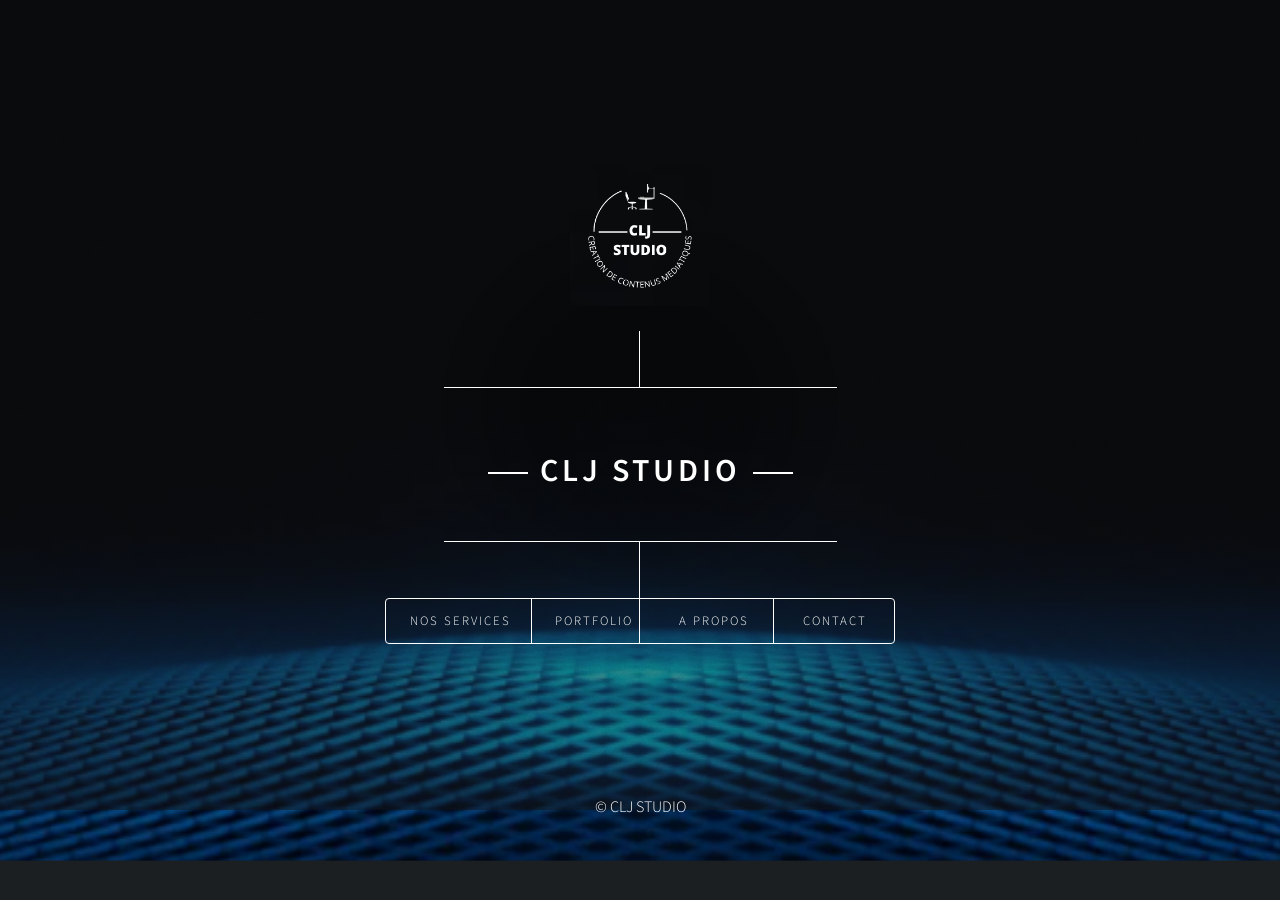
<file: index.html>
<!DOCTYPE HTML>
<html>
<head>
    <title>CLJ STUDIO</title>
    <meta charset="utf-8" />
    <meta name="viewport" content="width=device-width, initial-scale=1, user-scalable=no" />
    <link rel="stylesheet" href="assets/css/main.css" />
    <noscript><link rel="stylesheet" href="assets/css/noscript.css" /></noscript>
    <!-- STYLE BONUS DIRECT -->
    <style>
        /* === HEADER LOGO (SANS CERCLE) - TAILLE AUGMENTÉE === */
        .logo {
            display: flex;
            justify-content: center;
            align-items: center;
            margin-bottom: 25px;
        }

        .logo-circle {
            width: 140px;
            height: 140px;
            display: flex;
            justify-content: center;
            align-items: center;
        }

        .logo-circle img {
            width: 100%;
            height: 100%;
            object-fit: contain;
        }

        /* TITRE STYLE STUDIO */
        #header h1 {
            margin-top: 15px;
            font-size: 2rem;
            letter-spacing: 4px;
            text-transform: uppercase;
        }

        #header h1::before,
        #header h1::after {
            content: "";
            display: inline-block;
            width: 40px;
            height: 2px;
            background: white;
            margin: 0 12px;
            vertical-align: middle;
        }

        /* STYLE POUR LA PAGE NOS SERVICES */
        .services-container {
            display: flex;
            flex-wrap: wrap;
            gap: 2rem;
            justify-content: center;
            margin: 2rem 0;
        }

        .service-card {
            background: rgba(255, 255, 255, 0.08);
            border-radius: 12px;
            padding: 2rem 1.5rem;
            text-align: center;
            flex: 1;
            min-width: 250px;
            transition: transform 0.3s ease, background 0.3s ease;
            border: 1px solid rgba(255, 255, 255, 0.1);
        }

        .service-card:hover {
            transform: translateY(-5px);
            background: rgba(255, 255, 255, 0.12);
            border-color: rgba(255, 255, 255, 0.3);
        }

        .service-icon {
            font-size: 3rem;
            margin-bottom: 1rem;
            display: inline-block;
        }

        .service-card h3 {
            font-size: 1.3rem;
            margin-bottom: 1rem;
            letter-spacing: 1px;
        }

        .service-card p {
            font-size: 0.9rem;
            line-height: 1.6;
            margin-bottom: 1.5rem;
            opacity: 0.9;
        }

        .service-features {
            list-style: none;
            padding: 0;
            margin: 1rem 0 0 0;
            text-align: center;
        }

        .service-features li {
            font-size: 0.8rem;
            padding: 0.3rem 0;
            opacity: 0.8;
            border-bottom: 1px solid rgba(255, 255, 255, 0.1);
        }

        .service-features li:last-child {
            border-bottom: none;
        }

        .services-intro {
            text-align: center;
            margin-bottom: 2rem;
            font-size: 1rem;
            opacity: 0.85;
        }

        .cta-service {
            text-align: center;
            margin-top: 2rem;
        }

        /* Style pour l'offre globale (info box) */
        .global-offer {
            background: linear-gradient(135deg, rgba(255,255,255,0.1) 0%, rgba(255,255,255,0.05) 100%);
            border: 1px solid rgba(255, 255, 255, 0.2);
            border-radius: 16px;
            padding: 2rem;
            margin: 2rem 0;
            text-align: center;
            position: relative;
            overflow: hidden;
        }

        .global-offer::before {
            content: "⭐";
            position: absolute;
            top: 10px;
            left: 20px;
            font-size: 3rem;
            opacity: 0.15;
        }

        .global-offer::after {
            content: "⭐";
            position: absolute;
            bottom: 10px;
            right: 20px;
            font-size: 3rem;
            opacity: 0.15;
        }

        .global-offer h3 {
            font-size: 1.4rem;
            margin-bottom: 1rem;
            color: #fff;
        }

        .global-offer .offer-icon {
            font-size: 2.5rem;
            margin-bottom: 1rem;
        }

        .global-offer p {
            font-size: 1rem;
            line-height: 1.6;
            max-width: 600px;
            margin: 0 auto 1rem auto;
        }

        .offer-badge {
            display: inline-block;
            background: rgba(255, 255, 255, 0.15);
            border-radius: 50px;
            padding: 0.5rem 1rem;
            margin-top: 1rem;
            font-size: 0.8rem;
            letter-spacing: 1px;
        }

        .offer-services-list {
            display: flex;
            flex-wrap: wrap;
            justify-content: center;
            gap: 1rem;
            margin-top: 1rem;
        }

        .offer-services-list span {
            background: rgba(255, 255, 255, 0.1);
            border-radius: 50px;
            padding: 0.3rem 1rem;
            font-size: 0.8rem;
        }

        /* Style pour la liste déroulante */
        select {
            background-color: rgba(255, 255, 255, 0.1);
            border: 1px solid #ffffff;
            border-radius: 4px;
            color: #ffffff;
            padding: 0.75rem 1rem;
            width: 100%;
            font-family: "Source Sans Pro", sans-serif;
            font-size: 0.9rem;
            cursor: pointer;
            appearance: none;
            background-image: url("data:image/svg+xml;charset=utf8,%3Csvg xmlns='http://www.w3.org/2000/svg' width='16' height='16' viewBox='0 0 24 24' fill='none' stroke='white' stroke-width='2' stroke-linecap='round' stroke-linejoin='round'%3E%3Cpolyline points='6 9 12 15 18 9'%3E%3C/polyline%3E%3C/svg%3E");
            background-repeat: no-repeat;
            background-position: right 1rem center;
            background-size: 1rem;
        }

        select option {
            background-color: #1b1f22;
            color: #ffffff;
        }

        select:focus {
            outline: none;
            border-color: #ffffff;
            box-shadow: 0 0 0 1px #ffffff;
        }

        /* Style section À propos - réseaux sociaux */
        .social-links-section {
            margin: 2rem 0 1rem 0;
            padding: 1.5rem;
            background: rgba(255, 255, 255, 0.05);
            border-radius: 12px;
            text-align: center;
            border: 1px solid rgba(255, 255, 255, 0.1);
        }

        .social-links-section h3 {
            font-size: 1.2rem;
            margin-bottom: 1rem;
            display: flex;
            align-items: center;
            justify-content: center;
            gap: 0.5rem;
        }

        .social-links-section h3::before {
            content: "🔗";
            font-size: 1.2rem;
        }

        .social-buttons {
            display: flex;
            justify-content: center;
            gap: 1rem;
            flex-wrap: wrap;
        }

        .social-btn {
            display: inline-flex;
            align-items: center;
            gap: 0.5rem;
            background: rgba(255, 255, 255, 0.1);
            padding: 0.7rem 1.5rem;
            border-radius: 40px;
            color: white;
            text-decoration: none;
            font-size: 0.9rem;
            transition: all 0.3s ease;
            border: 1px solid rgba(255, 255, 255, 0.2);
        }

        .social-btn:hover {
            background: rgba(255, 255, 255, 0.2);
            transform: translateY(-2px);
            border-color: rgba(255, 255, 255, 0.5);
        }

        .social-btn-icon {
            font-size: 1.1rem;
        }

        /* STYLE PORTFOLIO */
        .portfolio-grid {
            display: flex;
            flex-direction: column;
            gap: 2.5rem;
            margin: 2rem 0;
        }

        .portfolio-item {
            background: rgba(255, 255, 255, 0.05);
            border-radius: 16px;
            padding: 1.8rem;
            transition: transform 0.3s ease, background 0.3s ease;
            border: 1px solid rgba(255, 255, 255, 0.1);
        }

        .portfolio-item:hover {
            transform: translateX(5px);
            background: rgba(255, 255, 255, 0.08);
            border-color: rgba(255, 255, 255, 0.25);
        }

        .portfolio-header {
            display: flex;
            align-items: center;
            gap: 1.5rem;
            margin-bottom: 1.5rem;
            flex-wrap: wrap;
        }

        .client-logo {
            width: 80px;
            height: 80px;
            background: rgba(255, 255, 255, 0.1);
            border-radius: 50%;
            display: flex;
            align-items: center;
            justify-content: center;
            font-size: 2.5rem;
            border: 1px solid rgba(255, 255, 255, 0.2);
            overflow: hidden;
        }

        .client-logo img {
            width: 100%;
            height: 100%;
            object-fit: cover;
        }

        .client-info {
            flex: 1;
        }

        .client-name {
            font-size: 1.5rem;
            margin-bottom: 0.3rem;
            letter-spacing: 1px;
        }

        .prestation-badge {
            display: inline-block;
            padding: 0.3rem 1rem;
            background: rgba(255, 255, 255, 0.15);
            border-radius: 50px;
            font-size: 0.8rem;
            margin-top: 0.5rem;
        }

        .project-details {
            display: flex;
            gap: 1.5rem;
            margin-bottom: 1.2rem;
            padding-bottom: 1rem;
            border-bottom: 1px solid rgba(255, 255, 255, 0.1);
            flex-wrap: wrap;
        }

        .detail-item {
            display: flex;
            align-items: center;
            gap: 0.5rem;
            font-size: 0.9rem;
            opacity: 0.85;
        }

        .detail-icon {
            font-size: 1.1rem;
        }

        .client-testimonial {
            background: rgba(255, 255, 255, 0.03);
            padding: 1rem 1.2rem;
            border-radius: 12px;
            font-style: italic;
            position: relative;
            margin-top: 0.5rem;
        }

        .client-testimonial::before {
            content: "“";
            font-size: 2rem;
            opacity: 0.3;
            position: absolute;
            top: 0px;
            left: 10px;
        }

        .testimonial-text {
            margin: 0;
            font-size: 0.9rem;
            line-height: 1.5;
            padding-left: 1rem;
        }

        .client-signature {
            font-size: 0.8rem;
            opacity: 0.7;
            margin-top: 0.5rem;
            text-align: right;
        }

        .client-links {
            margin-top: 1rem;
            display: flex;
            gap: 1rem;
            flex-wrap: wrap;
        }

        .client-link-btn {
            display: inline-flex;
            align-items: center;
            gap: 0.5rem;
            background: rgba(255, 255, 255, 0.08);
            padding: 0.4rem 1rem;
            border-radius: 30px;
            color: white;
            text-decoration: none;
            font-size: 0.8rem;
            transition: all 0.3s ease;
            border: 1px solid rgba(255, 255, 255, 0.15);
        }

        .client-link-btn:hover {
            background: rgba(255, 255, 255, 0.18);
            transform: translateY(-2px);
        }

        /* Message de confirmation */
        .form-success {
            display: none;
            background: rgba(76, 175, 80, 0.2);
            border: 1px solid #4caf50;
            border-radius: 8px;
            padding: 1rem;
            margin-top: 1rem;
            text-align: center;
            color: #4caf50;
        }

        .form-success.show {
            display: block;
        }

        /* ============================================= */
        /* VERSION MOBILE - LOGO ENCORE PLUS GRAND */
        /* ============================================= */
        @media screen and (max-width: 736px) {
            .logo-circle {
                width: 120px;
                height: 120px;
            }
            
            #header h1 {
                font-size: 1.2rem;
                letter-spacing: 2px;
            }
            
            #header h1::before,
            #header h1::after {
                width: 15px;
                height: 1px;
                margin: 0 5px;
            }

            #header nav ul {
                display: flex;
                flex-wrap: wrap;
                justify-content: center;
                gap: 0.3rem;
                padding: 0;
                margin: 10px 0 0 0;
            }

            #header nav ul li {
                display: inline-block;
                margin: 0;
            }

            #header nav ul li a {
                display: inline-block;
                padding: 0.4rem 0.6rem;
                font-size: 0.65rem;
                letter-spacing: 0.5px;
                white-space: nowrap;
            }

            .service-card {
                min-width: 100%;
                padding: 1.2rem;
            }

            .service-card h3 {
                font-size: 1.1rem;
            }

            .service-card p {
                font-size: 0.8rem;
            }

            .service-features li {
                font-size: 0.7rem;
            }

            .global-offer {
                padding: 1rem;
            }

            .global-offer h3 {
                font-size: 1rem;
            }

            .global-offer p {
                font-size: 0.8rem;
            }

            .offer-services-list span {
                font-size: 0.7rem;
                padding: 0.2rem 0.6rem;
            }

            .social-btn {
                padding: 0.4rem 0.8rem;
                font-size: 0.7rem;
            }

            .portfolio-header {
                flex-direction: column;
                text-align: center;
                gap: 0.8rem;
            }

            .client-logo {
                width: 60px;
                height: 60px;
            }

            .client-name {
                font-size: 1.1rem;
            }

            .prestation-badge {
                font-size: 0.65rem;
                padding: 0.2rem 0.6rem;
                white-space: normal;
                word-break: break-word;
                max-width: 100%;
            }

            .project-details {
                justify-content: center;
                gap: 0.8rem;
            }

            .detail-item {
                font-size: 0.75rem;
            }

            .client-testimonial {
                word-wrap: break-word;
                overflow-wrap: break-word;
                padding: 0.8rem;
            }

            .testimonial-text {
                font-size: 0.75rem;
                padding-left: 0.5rem;
            }

            .client-signature {
                font-size: 0.65rem;
            }

            .client-link-btn {
                font-size: 0.7rem;
                padding: 0.3rem 0.8rem;
            }

            .field {
                margin-bottom: 0.8rem;
            }

            select, input, textarea {
                font-size: 0.8rem !important;
                padding: 0.5rem 0.8rem !important;
            }

            .actions {
                display: flex;
                flex-direction: column;
                gap: 0.5rem;
            }

            .actions li {
                width: 100%;
            }

            .actions input {
                width: 100%;
                text-align: center;
                font-size: 0.8rem;
            }

            #footer p {
                font-size: 0.7rem;
            }
        }

        @media screen and (max-width: 480px) {
            .logo-circle {
                width: 110px;
                height: 110px;
            }

            #header nav ul {
                gap: 0.2rem;
            }
            
            #header nav ul li a {
                padding: 0.3rem 0.5rem;
                font-size: 0.6rem;
            }
        }

        #header nav ul li a {
            letter-spacing: 2px;
            text-transform: uppercase;
        }
    </style>
</head>

<body class="is-preload">

<div id="wrapper">

    <header id="header">

        <div class="logo">
           <div class="logo-circle">
                <img src="images/logo.png" alt="CLJ STUDIO logo">
           </div>
       </div>

        <div class="content">
            <div class="inner">
                <h1>CLJ STUDIO</h1>
            </div>
        </div>

        <nav>
            <ul>
                <li><a href="#NosServices">Nos Services</a></li>
                <li><a href="#Portfolio">Portfolio</a></li>
                <li><a href="#Apropos">A propos</a></li>
                <li><a href="#contact">Contact</a></li>
            </ul>
        </nav>

    </header>

    <div id="main">

        <article id="NosServices">
            <h2 class="major">Nos Services</h2>
            
            <div class="services-intro">
                <p>Des prestations créatives pour donner vie à vos projets et développer votre présence en ligne</p>
            </div>

            <div class="global-offer">
                <div class="offer-icon">🎯</div>
                <h3>Offre Globale Clé en Main</h3>
                <p>Vous avez un projet complet ?<br>Nous pouvons fournir <strong>les trois services simultanément</strong> pour une stratégie 360° cohérente et performante.</p>
                <div class="offer-services-list">
                    <span>🎬 Montage Vidéo</span>
                    <span>🎨 Graphisme</span>
                    <span>📱 Community Management</span>
                </div>
                <div class="offer-badge">
                    📦 Devis personnalisé sur demande
                </div>
            </div>

            <div class="services-container">
                
                <div class="service-card">
                    <div class="service-icon">🎬</div>
                    <h3>Montage Vidéo</h3>
                    <p>Donnez vie à vos images avec un montage professionnel et créatif qui raconte votre histoire.</p>
                    <ul class="service-features">
                        <li>Montage sur mesure (capsules, interviews, événements)</li>
                        <li>Étalonnage et colorimétrie</li>
                        <li>Motion design et effets visuels</li>
                        <li>Optimisation pour les réseaux sociaux</li>
                    </ul>
                </div>

                <div class="service-card">
                    <div class="service-icon">🎨</div>
                    <h3>Graphisme</h3>
                    <p>Une identité visuelle forte et cohérente pour vous démarquer et marquer les esprits.</p>
                    <ul class="service-features">
                        <li>Création de logo et charte graphique</li>
                        <li>Design de supports print (flyers, cartes de visite)</li>
                        <li>Visuels pour réseaux sociaux</li>
                        <li>Packaging et identité de marque</li>
                    </ul>
                </div>

                <div class="service-card">
                    <div class="service-icon">📱</div>
                    <h3>Community Management</h3>
                    <p>Développez votre communauté et engagez votre audience sur les réseaux sociaux.</p>
                    <ul class="service-features">
                        <li>Gestion complète de vos réseaux (Instagram, TikTok, LinkedIn)</li>
                        <li>Création de contenu et calendrier éditorial</li>
                        <li>Interaction avec votre communauté</li>
                        <li>Stratégie de croissance et reporting</li>
                        <li><strong>🔍 Audit de réseaux sociaux</strong> (diagnostic complet et recommandations)</li>
                    </ul>
                </div>
            </div>

            <div class="cta-service">
                <a href="#contact" class="button primary">Demander un devis</a>
            </div>
        </article>

        <article id="Portfolio">
            <h2 class="major">Portfolio</h2>
            <p style="text-align: center; margin-bottom: 2rem;">Découvrez nos réalisations et les retours de nos clients.</p>
            
            <div class="portfolio-grid">
                
                <!-- Projet 1 - ADIGNON -->
                <div class="portfolio-item">
                    <div class="portfolio-header">
                        <div class="client-logo">
                            <img src="images/logadi.jpg" alt="ADIGNON logo">
                        </div>
                        <div class="client-info">
                            <h3 class="client-name">ADIGNON</h3>
                            <span class="prestation-badge">🎬 Montage Vidéo + 🎨 Graphisme + 📱 Community Management</span>
                        </div>
                    </div>
                    <div class="project-details">
                        <div class="detail-item"><span class="detail-icon">⏱️</span> Durée : depuis 2020</div>
                    </div>
                    <div class="client-testimonial">
                        <p class="testimonial-text">"CLJSTUDIO a transformé notre présence sur les réseaux sociaux. Depuis la création de nos comptes sur Instagram, TikTok, Facebook et LinkedIn jusqu'à la systématisation de nos procédés de création de contenu. Nous avons grâce à CLJSTUDIO pu construire depuis 2020 la communauté fidèle dont nous sommes fières aujourd'hui."</p>
                        <div class="client-signature">— Morel, Manuel, Adignon GNONHOUE <br>CEO of ADIGNON</div>
                    </div>
                    <div class="client-links">
                        <a href="https://linktr.ee/adi_gnon" target="_blank" rel="noopener noreferrer" class="client-link-btn">
                            <span>🔗</span> Découvrir ADIGNON
                        </a>
                    </div>
                </div>

                <!-- Projet 2 - OStore (avec logo dans le cercle) -->
                <div class="portfolio-item">
                    <div class="portfolio-header">
                        <div class="client-logo">
                            <img src="images/logoos.png" alt="OStore logo">
                        </div>
                        <div class="client-info">
                            <h3 class="client-name">OStore</h3>
                            <span class="prestation-badge">🎬 Montage Vidéo + 🎨 Graphisme + 📱 Community Management</span>
                        </div>
                    </div>
                    <div class="project-details">
                        <div class="detail-item"><span class="detail-icon">⏱️</span> Durée : depuis 2021</div>
                    </div>
                </div>

                <!-- Projet 3 - Actes De Vie -->
                <div class="portfolio-item">
                    <div class="portfolio-header">
                        <div class="client-logo">
                            <img src="images/logoactes.jpg" alt="OStore logo">
                        </div>
                        <div class="client-info">
                            <h3 class="client-name">Actes De Vie</h3>
                            <span class="prestation-badge">🎬 Montage Vidéo + 🎨 Graphisme + 📱 Community Management</span>
                        </div>
                    </div>
                    <div class="project-details">
                        <div class="detail-item"><span class="detail-icon">⏱️</span> Durée : depuis 2024</div>
                    </div>
                </div>

            </div>

            <div style="text-align: center; margin-top: 2rem;">
                <a href="#contact" class="button primary">Vous voulez faire partie de nos clients ?</a>
            </div>
        </article>

        <article id="Apropos">
            <h2 class="major">A propos</h2>
            <p>CLJ Studio est une agence spécialisée dans la création de contenu digital. Nous accompagnons les marques et les créateurs dans le développement de leur identité visuelle et leur présence en ligne.</p>
            <p>Notre approche allie créativité, technique et stratégie pour des résultats qui vous ressemblent.</p>
            
            <div class="social-links-section">
                <h3>Retrouvez-nous sur les réseaux</h3>
                <div class="social-buttons">
                    <a href="https://linktr.ee/cljstudio" target="_blank" rel="noopener noreferrer" class="social-btn">
                        <span class="social-btn-icon">🔗</span>
                        <span>Tous nos réseaux</span>
                    </a>
                </div>
            </div>
        </article>

        <article id="contact">
            <h2 class="major">Contact & Devis</h2>

            <form id="contact-form" method="POST" action="https://formsubmit.co/cljstudio3@gmail.com">
                <input type="hidden" name="_subject" value="Nouvelle demande de contact CLJ STUDIO">
                <input type="hidden" name="_captcha" value="false">
                <input type="hidden" name="_template" value="table">
                <input type="hidden" name="_replyto" value="email">
                
                <div class="fields">
                    <div class="field">
                        <label for="demand-type">Type de demande</label>
                        <select id="demand-type" name="Type de demande" required>
                            <option value="" disabled selected>-- Sélectionnez une option --</option>
                            <option value="information">📋 Demande d'informations</option>
                            <option value="devis-graphisme">🎨 Devis Graphisme</option>
                            <option value="devis-cm">📱 Devis Community Management</option>
                            <option value="devis-montage">🎬 Devis Montage Vidéo</option>
                            <option value="devis-global">🎯 Devis Offre Globale (3 services)</option>
                        </select>
                    </div>

                    <div class="field half">
                        <input type="text" name="Nom complet" id="nom" placeholder="Nom complet" required />
                    </div>
                    <div class="field half">
                        <input type="email" name="email" id="email" placeholder="Adresse email" required />
                    </div>
                    <div class="field half">
                        <input type="text" name="Entreprise" id="entreprise" placeholder="Entreprise / Organisation" />
                    </div>
                    <div class="field">
                        <textarea name="Message" id="message" placeholder="Votre message..." rows="5" required></textarea>
                    </div>
                </div>

                <ul class="actions">
                    <li><input type="submit" value="Envoyer la demande" class="primary" /></li>
                    <li><input type="reset" value="Effacer" /></li>
                </ul>
            </form>

            <div id="form-success" class="form-success">
                ✅ Message envoyé avec succès ! Nous vous répondrons dans les plus brefs délais.
            </div>

            <div style="margin-top: 2rem; text-align: center; padding: 1rem; border-top: 1px solid rgba(255,255,255,0.2);">
                <p style="font-size: 0.8rem; opacity: 0.7;">📧 contact@cljstudio.fr</p>
                <p style="font-size: 0.7rem; opacity: 0.5;">Réponse sous 48h ouvrées</p>
            </div>
        </article>

    </div>

    <footer id="footer">
        <p>© CLJ STUDIO</p>
    </footer>

</div>

<div id="bg"></div>

<script src="assets/js/jquery.min.js"></script>
<script src="assets/js/browser.min.js"></script>
<script src="assets/js/breakpoints.min.js"></script>
<script src="assets/js/util.js"></script>
<script src="assets/js/main.js"></script>

<script>
    const form = document.getElementById('contact-form');
    const successDiv = document.getElementById('form-success');

    if (form) {
        form.addEventListener('submit', function(e) {
            setTimeout(function() {
                successDiv.classList.add('show');
                form.reset();
                
                setTimeout(function() {
                    successDiv.classList.remove('show');
                }, 5000);
            }, 500);
        });
    }
</script>

</body>
</html>
</file>
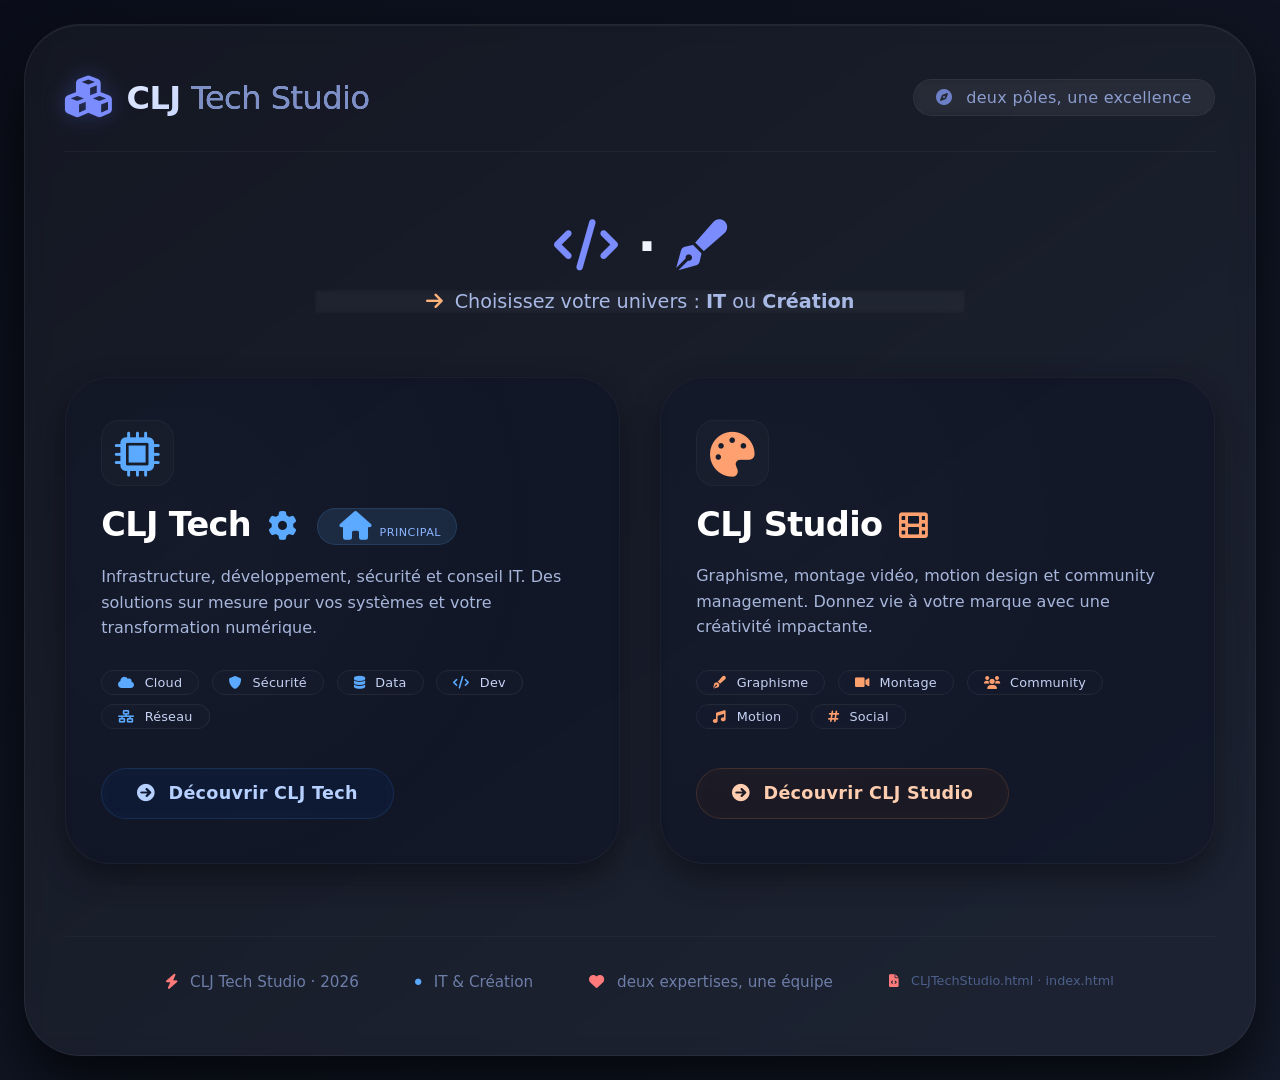
<file: CLJTechStudio.html>
<!DOCTYPE html>
<html lang="fr">
<head>
  <meta charset="UTF-8" />
  <meta name="viewport" content="width=device-width, initial-scale=1.0" />
  <title>CLJ Tech Studio · Accueil</title>
  <!-- Font Awesome -->
  <link rel="stylesheet" href="https://cdnjs.cloudflare.com/ajax/libs/font-awesome/6.0.0-beta3/css/all.min.css" />
  <style>
    * {
      margin: 0;
      padding: 0;
      box-sizing: border-box;
      font-family: 'Segoe UI', Roboto, system-ui, sans-serif;
    }

    body {
      background: linear-gradient(145deg, #0b0e1a 0%, #141b2b 100%);
      min-height: 100vh;
      display: flex;
      align-items: center;
      justify-content: center;
      padding: 1.5rem;
    }

    .card {
      max-width: 1300px;
      width: 100%;
      background: rgba(255, 255, 255, 0.04);
      backdrop-filter: blur(10px);
      -webkit-backdrop-filter: blur(10px);
      border: 1px solid rgba(255, 255, 255, 0.06);
      border-radius: 3.5rem;
      padding: 3rem 2.5rem 4rem;
      box-shadow: 0 30px 60px rgba(0, 0, 0, 0.7), inset 0 1px 0 rgba(255, 255, 255, 0.05);
      transition: all 0.25s ease;
    }

    .header {
      display: flex;
      justify-content: space-between;
      align-items: center;
      flex-wrap: wrap;
      gap: 1.5rem 2rem;
      margin-bottom: 4rem;
      border-bottom: 1px solid rgba(255, 255, 255, 0.04);
      padding-bottom: 1.8rem;
    }

    .logo-area {
      display: flex;
      align-items: center;
      gap: 0.9rem;
    }

    .logo-icon {
      font-size: 2.6rem;
      color: #7b8cff;
      filter: drop-shadow(0 0 10px rgba(90, 120, 255, 0.3));
    }

    .logo-text {
      font-size: 2rem;
      font-weight: 700;
      background: linear-gradient(135deg, #e0e9ff, #a0b8ff);
      -webkit-background-clip: text;
      background-clip: text;
      color: transparent;
      letter-spacing: -0.5px;
    }

    .logo-text span {
      font-weight: 300;
      color: #7d8fc7;
      background: none;
      -webkit-background-clip: unset;
      background-clip: unset;
    }

    .tagline {
      color: #8d9ed0;
      font-size: 1rem;
      background: rgba(255, 255, 255, 0.03);
      padding: 0.5rem 1.4rem;
      border-radius: 40px;
      border: 1px solid rgba(255, 255, 255, 0.06);
      backdrop-filter: blur(4px);
      letter-spacing: 0.3px;
    }

    .tagline i {
      margin-right: 8px;
      color: #6d7fc7;
    }

    .hero {
      text-align: center;
      margin-bottom: 4rem;
    }

    .hero h1 {
      font-size: 3.2rem;
      font-weight: 600;
      color: #f0f4ff;
      letter-spacing: -0.02em;
      line-height: 1.2;
      margin-bottom: 0.8rem;
    }

    .hero h1 i {
      color: #7b8cff;
      margin: 0 0.2rem;
    }

    .hero p {
      font-size: 1.2rem;
      color: #a8b9e6;
      max-width: 650px;
      margin: 0 auto;
      font-weight: 300;
      backdrop-filter: blur(2px);
    }

    .hero p i {
      color: #ffb37b;
    }

    .grid-2 {
      display: grid;
      grid-template-columns: 1fr 1fr;
      gap: 2.5rem;
      margin: 3rem 0 2.5rem;
    }

    .card-solution {
      background: rgba(12, 18, 34, 0.65);
      backdrop-filter: blur(8px);
      -webkit-backdrop-filter: blur(8px);
      border-radius: 2.8rem;
      padding: 2.6rem 2.2rem 2.8rem;
      border: 1px solid rgba(255, 255, 255, 0.04);
      transition: all 0.3s cubic-bezier(0.2, 0.9, 0.3, 1.1);
      box-shadow: 0 12px 30px rgba(0, 0, 0, 0.4);
      display: flex;
      flex-direction: column;
      align-items: flex-start;
      position: relative;
      overflow: hidden;
    }

    .card-solution::after {
      content: '';
      position: absolute;
      top: 0;
      left: 0;
      width: 100%;
      height: 100%;
      background: radial-gradient(circle at 20% 30%, rgba(255, 255, 255, 0.02), transparent 70%);
      pointer-events: none;
    }

    .card-solution:hover {
      transform: translateY(-8px);
      border-color: rgba(123, 140, 255, 0.2);
      box-shadow: 0 25px 45px rgba(0, 0, 0, 0.7), 0 0 0 1px rgba(123, 140, 255, 0.1);
    }

    .card-solution.tech:hover {
      border-color: rgba(70, 200, 255, 0.3);
    }

    .card-solution.creative:hover {
      border-color: rgba(255, 150, 100, 0.3);
    }

    .card-solution .icon-big {
      font-size: 2.8rem;
      margin-bottom: 1.2rem;
      display: inline-block;
      background: rgba(255, 255, 255, 0.02);
      padding: 0.5rem 0.8rem 0.2rem 0.8rem;
      border-radius: 18px;
      border: 1px solid rgba(255, 255, 255, 0.03);
    }

    .card-solution.tech .icon-big {
      color: #5aa9ff;
    }

    .card-solution.creative .icon-big {
      color: #ff9f6e;
    }

    .card-solution h2 {
      font-size: 2.1rem;
      font-weight: 600;
      color: #ffffff;
      letter-spacing: -0.02em;
      margin-bottom: 0.7rem;
    }

    .card-solution.tech h2 i {
      color: #5aa9ff;
      font-size: 1.8rem;
      margin-left: 6px;
    }

    .card-solution.creative h2 i {
      color: #ff9f6e;
      font-size: 1.8rem;
      margin-left: 6px;
    }

    .card-solution .desc {
      color: #b8c8f0;
      line-height: 1.6;
      font-size: 1rem;
      margin: 0.5rem 0 1.8rem;
      opacity: 0.9;
      flex: 1;
    }

    .pill-list {
      display: flex;
      flex-wrap: wrap;
      gap: 0.6rem 0.8rem;
      margin-bottom: 2.2rem;
    }

    .pill-list span {
      background: rgba(255, 255, 255, 0.03);
      border: 1px solid rgba(255, 255, 255, 0.05);
      padding: 0.25rem 1rem;
      border-radius: 40px;
      font-size: 0.8rem;
      font-weight: 400;
      color: #c6d3f5;
      letter-spacing: 0.2px;
      backdrop-filter: blur(2px);
    }

    .card-solution.tech .pill-list span i {
      color: #5aa9ff;
      margin-right: 6px;
    }

    .card-solution.creative .pill-list span i {
      color: #ff9f6e;
      margin-right: 6px;
    }

    .btn-solution {
      display: inline-flex;
      align-items: center;
      gap: 0.8rem;
      padding: 0.9rem 2.2rem;
      border-radius: 60px;
      font-weight: 600;
      font-size: 1.1rem;
      text-decoration: none;
      transition: all 0.2s ease;
      background: rgba(255, 255, 255, 0.02);
      border: 1px solid rgba(255, 255, 255, 0.08);
      color: #eef4ff;
      margin-top: 0.2rem;
      backdrop-filter: blur(8px);
      letter-spacing: 0.3px;
    }

    .btn-solution i {
      transition: transform 0.2s ease;
    }

    .btn-solution:hover {
      transform: scale(1.02);
      background: rgba(255, 255, 255, 0.06);
      border-color: rgba(255, 255, 255, 0.15);
    }

    .btn-solution:hover i {
      transform: translateX(5px);
    }

    .btn-solution.tech-btn {
      background: rgba(40, 120, 255, 0.08);
      border-color: rgba(70, 150, 255, 0.15);
      color: #b6d0ff;
    }

    .btn-solution.tech-btn:hover {
      background: rgba(40, 120, 255, 0.18);
      border-color: #5aa9ff;
      color: white;
      box-shadow: 0 0 20px rgba(70, 150, 255, 0.15);
    }

    .btn-solution.creative-btn {
      background: rgba(255, 130, 60, 0.06);
      border-color: rgba(255, 150, 80, 0.15);
      color: #ffceb0;
    }

    .btn-solution.creative-btn:hover {
      background: rgba(255, 130, 60, 0.15);
      border-color: #ff9f6e;
      color: white;
      box-shadow: 0 0 20px rgba(255, 130, 60, 0.15);
    }

    .btn-solution i {
      font-size: 1.1rem;
    }

    /* badge "page principale" */
    .main-badge {
      display: inline-block;
      background: rgba(90, 170, 255, 0.12);
      border: 1px solid rgba(90, 170, 255, 0.15);
      color: #8bb4ff;
      font-size: 0.7rem;
      font-weight: 500;
      letter-spacing: 0.5px;
      padding: 0.2rem 0.9rem;
      border-radius: 40px;
      margin-left: 10px;
      vertical-align: middle;
      text-transform: uppercase;
    }

    .footer-note {
      margin-top: 4.5rem;
      text-align: center;
      border-top: 1px solid rgba(255, 255, 255, 0.03);
      padding-top: 2.2rem;
      display: flex;
      flex-wrap: wrap;
      justify-content: center;
      gap: 1.2rem 3.5rem;
      color: #6d7ea8;
      font-size: 0.95rem;
    }

    .footer-note i {
      margin-right: 8px;
      color: #4d608a;
    }

    .footer-note span i {
      color: #ff7b7b;
    }

    @media (max-width: 900px) {
      .card {
        padding: 2rem 1.5rem;
        border-radius: 2.5rem;
      }
      .grid-2 {
        grid-template-columns: 1fr;
        gap: 2rem;
      }
      .hero h1 {
        font-size: 2.6rem;
      }
      .header {
        flex-direction: column;
        align-items: flex-start;
      }
      .logo-text {
        font-size: 1.8rem;
      }
    }

    @media (max-width: 480px) {
      .card {
        padding: 1.5rem 1rem;
      }
      .hero h1 {
        font-size: 2rem;
      }
      .card-solution {
        padding: 2rem 1.2rem;
      }
      .btn-solution {
        width: 100%;
        justify-content: center;
      }
      .main-badge {
        display: block;
        margin-left: 0;
        margin-top: 6px;
        text-align: center;
        width: fit-content;
      }
    }
  </style>
</head>
<body>

<div class="card">
  
  <!-- header -->
  <div class="header">
    <div class="logo-area">
      <div class="logo-icon"><i class="fas fa-cubes"></i></div>
      <div class="logo-text">CLJ <span>Tech Studio</span></div>
    </div>
    <div class="tagline">
      <i class="fas fa-compass"></i> deux pôles, une excellence
    </div>
  </div>

  <!-- hero -->
  <div class="hero">
    <h1>
      <i class="fas fa-code"></i> · <i class="fas fa-pen-fancy"></i> 
    </h1>
    <p>
      <i class="fas fa-arrow-right" style="margin-right: 6px;"></i> 
      Choisissez votre univers : <strong>IT</strong> ou <strong>Création</strong>
    </p>
  </div>

  <!-- deux cartes -->
  <div class="grid-2">

    <!-- CARTE 1 : CLJ TECH (IT) — PAGE PRINCIPALE -->
    <div class="card-solution tech">
      <div class="icon-big"><i class="fas fa-microchip"></i></div>
      <h2>
        CLJ Tech <i class="fas fa-cog"></i>
        <span class="main-badge"><i class="fas fa-home" style="margin-right: 4px;"></i> principal</span>
      </h2>
      <div class="desc">
        Infrastructure, développement, sécurité et conseil IT. 
        Des solutions sur mesure pour vos systèmes et votre transformation numérique.
      </div>
      <div class="pill-list">
        <span><i class="fas fa-cloud"></i> Cloud</span>
        <span><i class="fas fa-shield-alt"></i> Sécurité</span>
        <span><i class="fas fa-database"></i> Data</span>
        <span><i class="fas fa-code"></i> Dev</span>
        <span><i class="fas fa-network-wired"></i> Réseau</span>
      </div>
      <!-- CLJTechStudio.html = page principale (ancre "#" ou vers elle-même) -->
      <a href="#" class="btn-solution tech-btn">
        <i class="fas fa-arrow-circle-right"></i> Découvrir CLJ Tech
      </a>
    </div>

    <!-- CARTE 2 : CLJ STUDIO (Création) — redirige vers index.html -->
    <div class="card-solution creative">
      <div class="icon-big"><i class="fas fa-palette"></i></div>
      <h2>CLJ Studio <i class="fas fa-film"></i></h2>
      <div class="desc">
        Graphisme, montage vidéo, motion design et community management. 
        Donnez vie à votre marque avec une créativité impactante.
      </div>
      <div class="pill-list">
        <span><i class="fas fa-pen-fancy"></i> Graphisme</span>
        <span><i class="fas fa-video"></i> Montage</span>
        <span><i class="fas fa-users"></i> Community</span>
        <span><i class="fas fa-music"></i> Motion</span>
        <span><i class="fas fa-hashtag"></i> Social</span>
      </div>
      <!-- Redirection vers index.html (page du pôle créatif) -->
      <a href="index.html" class="btn-solution creative-btn">
        <i class="fas fa-arrow-circle-right"></i> Découvrir CLJ Studio
      </a>
    </div>

  </div>

  <!-- footer -->
  <div class="footer-note">
    <span><i class="fas fa-bolt"></i> CLJ Tech Studio · 2026</span>
    <span><i class="fas fa-circle" style="color: #5aa9ff; font-size: 0.4rem; vertical-align: middle;"></i>   IT & Création</span>
    <span><i class="fas fa-heart" style="color: #ff7b7b;"></i>  deux expertises, une équipe</span>
    <span style="color: #4d608a; font-size: 0.8rem;">
      <i class="fas fa-file-code"></i> CLJTechStudio.html · index.html
    </span>
  </div>

</div>

</body>
</html>
</file>
<file: assets/css/noscript.css>
/*
	Dimension by HTML5 UP
	html5up.net | @ajlkn
	Free for personal and commercial use under the CCA 3.0 license (html5up.net/license)
*/

/* BG */

	body.is-preload #bg:before {
		background-color: transparent;
	}

/* Header */

	body.is-preload #header {
		-moz-filter: none;
		-webkit-filter: none;
		-ms-filter: none;
		filter: none;
	}

		body.is-preload #header > * {
			opacity: 1;
		}

		body.is-preload #header .content .inner {
			max-height: none;
			padding: 3rem 2rem;
			opacity: 1;
		}

/* Main */

	#main article {
		opacity: 1;
		margin: 4rem 0 0 0;
	}
</file>
<file: assets/css/main.css>
@import url(fontawesome-all.min.css);
@import url("https://fonts.googleapis.com/css?family=Source+Sans+Pro:300italic,600italic,300,600");

/*
	Dimension by HTML5 UP
	html5up.net | @ajlkn
	Free for personal and commercial use under the CCA 3.0 license (html5up.net/license)
*/

html, body, div, span, applet, object,
iframe, h1, h2, h3, h4, h5, h6, p, blockquote,
pre, a, abbr, acronym, address, big, cite,
code, del, dfn, em, img, ins, kbd, q, s, samp,
small, strike, strong, sub, sup, tt, var, b,
u, i, center, dl, dt, dd, ol, ul, li, fieldset,
form, label, legend, table, caption, tbody,
tfoot, thead, tr, th, td, article, aside,
canvas, details, embed, figure, figcaption,
footer, header, hgroup, menu, nav, output, ruby,
section, summary, time, mark, audio, video {
	margin: 0;
	padding: 0;
	border: 0;
	font-size: 100%;
	font: inherit;
	vertical-align: baseline;}

article, aside, details, figcaption, figure,
footer, header, hgroup, menu, nav, section {
	display: block;}

body {
	line-height: 1;
}

ol, ul {
	list-style: none;
}

blockquote, q {
	quotes: none;
}

	blockquote:before, blockquote:after, q:before, q:after {
		content: '';
		content: none;
	}

table {
	border-collapse: collapse;
	border-spacing: 0;
}

body {
	-webkit-text-size-adjust: none;
}

mark {
	background-color: transparent;
	color: inherit;
}

input::-moz-focus-inner {
	border: 0;
	padding: 0;
}

input, select, textarea {
	-moz-appearance: none;
	-webkit-appearance: none;
	-ms-appearance: none;
	appearance: none;
}

/* Basic */

	@-ms-viewport {
		width: device-width;
	}

	@media screen and (max-width: 480px) {

		html, body {
			min-width: 320px;
		}

	}

	html {
		box-sizing: border-box;
	}

	*, *:before, *:after {
		box-sizing: inherit;
	}

	body {
		background: #1b1f22;
	}

		body.is-preload *, body.is-preload *:before, body.is-preload *:after {
			-moz-animation: none !important;
			-webkit-animation: none !important;
			-ms-animation: none !important;
			animation: none !important;
			-moz-transition: none !important;
			-webkit-transition: none !important;
			-ms-transition: none !important;
			transition: none !important;
		}

/* Type */

	html {
		font-size: 16pt;
	}

		@media screen and (max-width: 1680px) {

			html {
				font-size: 12pt;
			}

		}

		@media screen and (max-width: 736px) {

			html {
				font-size: 11pt;
			}

		}

		@media screen and (max-width: 360px) {

			html {
				font-size: 10pt;
			}

		}

	body, input, select, textarea {
		color: #ffffff;
		font-family: "Source Sans Pro", sans-serif;
		font-weight: 300;
		font-size: 1rem;
		line-height: 1.65;
	}

	a {
		-moz-transition: color 0.2s ease-in-out, background-color 0.2s ease-in-out, border-bottom-color 0.2s ease-in-out;
		-webkit-transition: color 0.2s ease-in-out, background-color 0.2s ease-in-out, border-bottom-color 0.2s ease-in-out;
		-ms-transition: color 0.2s ease-in-out, background-color 0.2s ease-in-out, border-bottom-color 0.2s ease-in-out;
		transition: color 0.2s ease-in-out, background-color 0.2s ease-in-out, border-bottom-color 0.2s ease-in-out;
		border-bottom: dotted 1px rgba(255, 255, 255, 0.5);
		text-decoration: none;
		color: inherit;
	}

		a:hover {
			border-bottom-color: transparent;
		}

	strong, b {
		color: #ffffff;
		font-weight: 600;
	}

	em, i {
		font-style: italic;
	}

	p {
		margin: 0 0 2rem 0;
	}

	h1, h2, h3, h4, h5, h6 {
		color: #ffffff;
		font-weight: 600;
		line-height: 1.5;
		margin: 0 0 1rem 0;
		text-transform: uppercase;
		letter-spacing: 0.2rem;
	}

		h1 a, h2 a, h3 a, h4 a, h5 a, h6 a {
			color: inherit;
			text-decoration: none;
		}

		h1.major, h2.major, h3.major, h4.major, h5.major, h6.major {
			border-bottom: solid 1px #ffffff;
			width: -moz-max-content;
			width: -webkit-max-content;
			width: -ms-max-content;
			width: max-content;
			padding-bottom: 0.5rem;
			margin: 0 0 2rem 0;
		}

	h1 {
		font-size: 2.25rem;
		line-height: 1.3;
		letter-spacing: 0.5rem;
	}

	h2 {
		font-size: 1.5rem;
		line-height: 1.4;
		letter-spacing: 0.5rem;
	}

	h3 {
		font-size: 1rem;
	}

	h4 {
		font-size: 0.8rem;
	}

	h5 {
		font-size: 0.7rem;
	}

	h6 {
		font-size: 0.6rem;
	}

	@media screen and (max-width: 736px) {

		h1 {
			font-size: 1.75rem;
			line-height: 1.4;
		}

		h2 {
			font-size: 1.25em;
			line-height: 1.5;
		}

	}

	sub {
		font-size: 0.8rem;
		position: relative;
		top: 0.5rem;
	}

	sup {
		font-size: 0.8rem;
		position: relative;
		top: -0.5rem;
	}

	blockquote {
		border-left: solid 4px #ffffff;
		font-style: italic;
		margin: 0 0 2rem 0;
		padding: 0.5rem 0 0.5rem 2rem;
	}

	code {
		background: rgba(255, 255, 255, 0.075);
		border-radius: 4px;
		font-family: "Courier New", monospace;
		font-size: 0.9rem;
		margin: 0 0.25rem;
		padding: 0.25rem 0.65rem;
	}

	pre {
		-webkit-overflow-scrolling: touch;
		font-family: "Courier New", monospace;
		font-size: 0.9rem;
		margin: 0 0 2rem 0;
	}

		pre code {
			display: block;
			line-height: 1.75;
			padding: 1rem 1.5rem;
			overflow-x: auto;
		}

	hr {
		border: 0;
		border-bottom: solid 1px #ffffff;
		margin: 2.75rem 0;
	}

	.align-left {
		text-align: left;
	}

	.align-center {
		text-align: center;
	}

	.align-right {
		text-align: right;
	}

/* Form */

	form {
		margin: 0 0 2rem 0;
	}

		form > :last-child {
			margin-bottom: 0;
		}

		form > .fields {
			display: -moz-flex;
			display: -webkit-flex;
			display: -ms-flex;
			display: flex;
			-moz-flex-wrap: wrap;
			-webkit-flex-wrap: wrap;
			-ms-flex-wrap: wrap;
			flex-wrap: wrap;
			width: calc(100% + 3rem);
			margin: -1.5rem 0 2rem -1.5rem;
		}

			form > .fields > .field {
				-moz-flex-grow: 0;
				-webkit-flex-grow: 0;
				-ms-flex-grow: 0;
				flex-grow: 0;
				-moz-flex-shrink: 0;
				-webkit-flex-shrink: 0;
				-ms-flex-shrink: 0;
				flex-shrink: 0;
				padding: 1.5rem 0 0 1.5rem;
				width: calc(100% - 1.5rem);
			}

				form > .fields > .field.half {
					width: calc(50% - 0.75rem);
				}

				form > .fields > .field.third {
					width: calc(100%/3 - 0.5rem);
				}

				form > .fields > .field.quarter {
					width: calc(25% - 0.375rem);
				}

		@media screen and (max-width: 480px) {

			form > .fields {
				width: calc(100% + 3rem);
				margin: -1.5rem 0 2rem -1.5rem;
			}

				form > .fields > .field {
					padding: 1.5rem 0 0 1.5rem;
					width: calc(100% - 1.5rem);
				}

					form > .fields > .field.half {
						width: calc(100% - 1.5rem);
					}

					form > .fields > .field.third {
						width: calc(100% - 1.5rem);
					}

					form > .fields > .field.quarter {
						width: calc(100% - 1.5rem);
					}

		}

	label {
		color: #ffffff;
		display: block;
		font-size: 0.8rem;
		font-weight: 300;
		letter-spacing: 0.2rem;
		line-height: 1.5;
		margin: 0 0 1rem 0;
		text-transform: uppercase;
	}

	input[type="text"],
	input[type="password"],
	input[type="email"],
	input[type="tel"],
	select,
	textarea {
		-moz-appearance: none;
		-webkit-appearance: none;
		-ms-appearance: none;
		appearance: none;
		-moz-transition: border-color 0.2s ease-in-out, box-shadow 0.2s ease-in-out, background-color 0.2s ease-in-out;
		-webkit-transition: border-color 0.2s ease-in-out, box-shadow 0.2s ease-in-out, background-color 0.2s ease-in-out;
		-ms-transition: border-color 0.2s ease-in-out, box-shadow 0.2s ease-in-out, background-color 0.2s ease-in-out;
		transition: border-color 0.2s ease-in-out, box-shadow 0.2s ease-in-out, background-color 0.2s ease-in-out;
		background-color: transparent;
		border-radius: 4px;
		border: solid 1px #ffffff;
		color: inherit;
		display: block;
		outline: 0;
		padding: 0 1rem;
		text-decoration: none;
		width: 100%;
	}

		input[type="text"]:invalid,
		input[type="password"]:invalid,
		input[type="email"]:invalid,
		input[type="tel"]:invalid,
		select:invalid,
		textarea:invalid {
			box-shadow: none;
		}

		input[type="text"]:focus,
		input[type="password"]:focus,
		input[type="email"]:focus,
		input[type="tel"]:focus,
		select:focus,
		textarea:focus {
			background: rgba(255, 255, 255, 0.075);
			border-color: #ffffff;
			box-shadow: 0 0 0 1px #ffffff;
		}

	select {
		background-image: url("data:image/svg+xml;charset=utf8,%3Csvg xmlns='http://www.w3.org/2000/svg' width='40' height='40' preserveAspectRatio='none' viewBox='0 0 40 40'%3E%3Cpath d='M9.4,12.3l10.4,10.4l10.4-10.4c0.2-0.2,0.5-0.4,0.9-0.4c0.3,0,0.6,0.1,0.9,0.4l3.3,3.3c0.2,0.2,0.4,0.5,0.4,0.9 c0,0.4-0.1,0.6-0.4,0.9L20.7,31.9c-0.2,0.2-0.5,0.4-0.9,0.4c-0.3,0-0.6-0.1-0.9-0.4L4.3,17.3c-0.2-0.2-0.4-0.5-0.4-0.9 c0-0.4,0.1-0.6,0.4-0.9l3.3-3.3c0.2-0.2,0.5-0.4,0.9-0.4S9.1,12.1,9.4,12.3z' fill='%23ffffff' /%3E%3C/svg%3E");
		background-size: 1.25rem;
		background-repeat: no-repeat;
		background-position: calc(100% - 1rem) center;
		height: 2.75rem;
		padding-right: 2.75rem;
		text-overflow: ellipsis;
	}

		select option {
			color: #ffffff;
			background: #1b1f22;
		}

		select:focus::-ms-value {
			background-color: transparent;
		}

		select::-ms-expand {
			display: none;
		}

	input[type="text"],
	input[type="password"],
	input[type="email"],
	select {
		height: 2.75rem;
	}

	textarea {
		padding: 0.75rem 1rem;
	}

	input[type="checkbox"],
	input[type="radio"] {
		-moz-appearance: none;
		-webkit-appearance: none;
		-ms-appearance: none;
		appearance: none;
		display: block;
		float: left;
		margin-right: -2rem;
		opacity: 0;
		width: 1rem;
		z-index: -1;
	}

		input[type="checkbox"] + label,
		input[type="radio"] + label {
			text-decoration: none;
			-moz-user-select: none;
			-webkit-user-select: none;
			-ms-user-select: none;
			user-select: none;
			color: #ffffff;
			cursor: pointer;
			display: inline-block;
			font-size: 0.8rem;
			font-weight: 300;
			margin: 0 0 0.5rem 0;
			padding-left: 2.65rem;
			padding-right: 0.75rem;
			position: relative;
		}

			input[type="checkbox"] + label:before,
			input[type="radio"] + label:before {
				-moz-osx-font-smoothing: grayscale;
				-webkit-font-smoothing: antialiased;
				display: inline-block;
				font-style: normal;
				font-variant: normal;
				text-rendering: auto;
				line-height: 1;
				text-transform: none !important;
				font-family: 'Font Awesome 5 Free';
				font-weight: 900;
			}

			input[type="checkbox"] + label:before,
			input[type="radio"] + label:before {
				-moz-transition: border-color 0.2s ease-in-out, box-shadow 0.2s ease-in-out, background-color 0.2s ease-in-out;
				-webkit-transition: border-color 0.2s ease-in-out, box-shadow 0.2s ease-in-out, background-color 0.2s ease-in-out;
				-ms-transition: border-color 0.2s ease-in-out, box-shadow 0.2s ease-in-out, background-color 0.2s ease-in-out;
				transition: border-color 0.2s ease-in-out, box-shadow 0.2s ease-in-out, background-color 0.2s ease-in-out;
				border-radius: 4px;
				border: solid 1px #ffffff;
				content: '';
				display: inline-block;
				height: 1.65rem;
				left: 0;
				line-height: 1.65rem;
				position: absolute;
				text-align: center;
				top: -0.15rem;
				width: 1.65rem;
			}

		input[type="checkbox"]:checked + label:before,
		input[type="radio"]:checked + label:before {
			background: #ffffff !important;
			border-color: #ffffff !important;
			color: #1b1f22;
			content: '\f00c';
		}

		input[type="checkbox"]:focus + label:before,
		input[type="radio"]:focus + label:before {
			background: rgba(255, 255, 255, 0.075);
			border-color: #ffffff;
			box-shadow: 0 0 0 1px #ffffff;
		}

	input[type="checkbox"] + label:before {
		border-radius: 4px;
	}

	input[type="radio"] + label:before {
		border-radius: 100%;
	}

	::-webkit-input-placeholder {
		color: rgba(255, 255, 255, 0.5) !important;
		opacity: 1.0;
	}

	:-moz-placeholder {
		color: rgba(255, 255, 255, 0.5) !important;
		opacity: 1.0;
	}

	::-moz-placeholder {
		color: rgba(255, 255, 255, 0.5) !important;
		opacity: 1.0;
	}

	:-ms-input-placeholder {
		color: rgba(255, 255, 255, 0.5) !important;
		opacity: 1.0;
	}

	.formerize-placeholder {
		color: rgba(255, 255, 255, 0.5) !important;
		opacity: 1.0;
	}

/* Box */

	.box {
		border-radius: 4px;
		border: solid 1px #ffffff;
		margin-bottom: 2rem;
		padding: 1.5em;
	}

		.box > :last-child,
		.box > :last-child > :last-child,
		.box > :last-child > :last-child > :last-child {
			margin-bottom: 0;
		}

		.box.alt {
			border: 0;
			border-radius: 0;
			padding: 0;
		}

/* Icon */

	.icon {
		text-decoration: none;
		border-bottom: none;
		position: relative;
	}

		.icon:before {
			-moz-osx-font-smoothing: grayscale;
			-webkit-font-smoothing: antialiased;
			display: inline-block;
			font-style: normal;
			font-variant: normal;
			text-rendering: auto;
			line-height: 1;
			text-transform: none !important;
			font-family: 'Font Awesome 5 Free';
			font-weight: 400;
		}

		.icon > .label {
			display: none;
		}

		.icon:before {
			line-height: inherit;
		}

		.icon.solid:before {
			font-weight: 900;
		}

		.icon.brands:before {
			font-family: 'Font Awesome 5 Brands';
		}

/* Image */

	.image {
		border-radius: 4px;
		border: 0;
		display: inline-block;
		position: relative;
	}

		.image:before {
			pointer-events: none;
			background-image: url("../../images/overlay.png");
			background-color: rgba(19, 21, 25, 0.5);
			border-radius: 4px;
			content: '';
			display: block;
			height: 100%;
			left: 0;
			opacity: 0.5;
			position: absolute;
			top: 0;
			width: 100%;
		}

		.image img {
			border-radius: 4px;
			display: block;
		}

		.image.left, .image.right {
			max-width: 40%;
		}

			.image.left img, .image.right img {
				width: 100%;
			}

		.image.left {
			float: left;
			padding: 0 1.5em 1em 0;
			top: 0.25em;
		}

		.image.right {
			float: right;
			padding: 0 0 1em 1.5em;
			top: 0.25em;
		}

		.image.fit {
			display: block;
			margin: 0 0 2rem 0;
			width: 100%;
		}

			.image.fit img {
				width: 100%;
			}

		.image.main {
			display: block;
			margin: 2.5rem 0;
			width: 100%;
		}

			.image.main img {
				width: 100%;
			}

		@media screen and (max-width: 736px) {

			.image.main {
				margin: 2rem 0;
			}

		}

		@media screen and (max-width: 480px) {

			.image.main {
				margin: 1.5rem 0;
			}

		}

/* List */

	ol {
		list-style: decimal;
		margin: 0 0 2rem 0;
		padding-left: 1.25em;
	}

		ol li {
			padding-left: 0.25em;
		}

	ul {
		list-style: disc;
		margin: 0 0 2rem 0;
		padding-left: 1em;
	}

		ul li {
			padding-left: 0.5em;
		}

		ul.alt {
			list-style: none;
			padding-left: 0;
		}

			ul.alt li {
				border-top: solid 1px #ffffff;
				padding: 0.5em 0;
			}

				ul.alt li:first-child {
					border-top: 0;
					padding-top: 0;
				}

	dl {
		margin: 0 0 2rem 0;
	}

		dl dt {
			display: block;
			font-weight: 600;
			margin: 0 0 1rem 0;
		}

		dl dd {
			margin-left: 2rem;
		}

/* Actions */

	ul.actions {
		display: -moz-flex;
		display: -webkit-flex;
		display: -ms-flex;
		display: flex;
		cursor: default;
		list-style: none;
		margin-left: -1rem;
		padding-left: 0;
	}

		ul.actions li {
			padding: 0 0 0 1rem;
			vertical-align: middle;
		}

		ul.actions.special {
			-moz-justify-content: center;
			-webkit-justify-content: center;
			-ms-justify-content: center;
			justify-content: center;
			width: 100%;
			margin-left: 0;
		}

			ul.actions.special li:first-child {
				padding-left: 0;
			}

		ul.actions.stacked {
			-moz-flex-direction: column;
			-webkit-flex-direction: column;
			-ms-flex-direction: column;
			flex-direction: column;
			margin-left: 0;
		}

			ul.actions.stacked li {
				padding: 1.3rem 0 0 0;
			}

				ul.actions.stacked li:first-child {
					padding-top: 0;
				}

		ul.actions.fit {
			width: calc(100% + 1rem);
		}

			ul.actions.fit li {
				-moz-flex-grow: 1;
				-webkit-flex-grow: 1;
				-ms-flex-grow: 1;
				flex-grow: 1;
				-moz-flex-shrink: 1;
				-webkit-flex-shrink: 1;
				-ms-flex-shrink: 1;
				flex-shrink: 1;
				width: 100%;
			}

				ul.actions.fit li > * {
					width: 100%;
				}

			ul.actions.fit.stacked {
				width: 100%;
			}

		@media screen and (max-width: 480px) {

			ul.actions:not(.fixed) {
				-moz-flex-direction: column;
				-webkit-flex-direction: column;
				-ms-flex-direction: column;
				flex-direction: column;
				margin-left: 0;
				width: 100% !important;
			}

				ul.actions:not(.fixed) li {
					-moz-flex-grow: 1;
					-webkit-flex-grow: 1;
					-ms-flex-grow: 1;
					flex-grow: 1;
					-moz-flex-shrink: 1;
					-webkit-flex-shrink: 1;
					-ms-flex-shrink: 1;
					flex-shrink: 1;
					padding: 1rem 0 0 0;
					text-align: center;
					width: 100%;
				}

					ul.actions:not(.fixed) li > * {
						width: 100%;
					}

					ul.actions:not(.fixed) li:first-child {
						padding-top: 0;
					}

					ul.actions:not(.fixed) li input[type="submit"],
					ul.actions:not(.fixed) li input[type="reset"],
					ul.actions:not(.fixed) li input[type="button"],
					ul.actions:not(.fixed) li button,
					ul.actions:not(.fixed) li .button {
						width: 100%;
					}

						ul.actions:not(.fixed) li input[type="submit"].icon:before,
						ul.actions:not(.fixed) li input[type="reset"].icon:before,
						ul.actions:not(.fixed) li input[type="button"].icon:before,
						ul.actions:not(.fixed) li button.icon:before,
						ul.actions:not(.fixed) li .button.icon:before {
							margin-left: -0.5em;
						}

		}

/* Icons */

	ul.icons {
		cursor: default;
		list-style: none;
		padding-left: 0;
	}

		ul.icons li {
			display: inline-block;
			padding: 0 0.75em 0 0;
		}

			ul.icons li:last-child {
				padding-right: 0;
			}

			ul.icons li a {
				border-radius: 100%;
				box-shadow: inset 0 0 0 1px #ffffff;
				display: inline-block;
				height: 2.25rem;
				line-height: 2.25rem;
				text-align: center;
				width: 2.25rem;
			}

				ul.icons li a:hover {
					background-color: rgba(255, 255, 255, 0.075);
				}

				ul.icons li a:active {
					background-color: rgba(255, 255, 255, 0.175);
				}

/* Table */

	.table-wrapper {
		-webkit-overflow-scrolling: touch;
		overflow-x: auto;
	}

	table {
		margin: 0 0 2rem 0;
		width: 100%;
	}

		table tbody tr {
			border: solid 1px #ffffff;
			border-left: 0;
			border-right: 0;
		}

			table tbody tr:nth-child(2n + 1) {
				background-color: rgba(255, 255, 255, 0.075);
			}

		table td {
			padding: 0.75em 0.75em;
		}

		table th {
			color: #ffffff;
			font-size: 0.9em;
			font-weight: 600;
			padding: 0 0.75em 0.75em 0.75em;
			text-align: left;
		}

		table thead {
			border-bottom: solid 2px #ffffff;
		}

		table tfoot {
			border-top: solid 2px #ffffff;
		}

		table.alt {
			border-collapse: separate;
		}

			table.alt tbody tr td {
				border: solid 1px #ffffff;
				border-left-width: 0;
				border-top-width: 0;
			}

				table.alt tbody tr td:first-child {
					border-left-width: 1px;
				}

			table.alt tbody tr:first-child td {
				border-top-width: 1px;
			}

			table.alt thead {
				border-bottom: 0;
			}

			table.alt tfoot {
				border-top: 0;
			}

/* Button */

	input[type="submit"],
	input[type="reset"],
	input[type="button"],
	button,
	.button {
		-moz-appearance: none;
		-webkit-appearance: none;
		-ms-appearance: none;
		appearance: none;
		-moz-transition: background-color 0.2s ease-in-out, color 0.2s ease-in-out;
		-webkit-transition: background-color 0.2s ease-in-out, color 0.2s ease-in-out;
		-ms-transition: background-color 0.2s ease-in-out, color 0.2s ease-in-out;
		transition: background-color 0.2s ease-in-out, color 0.2s ease-in-out;
		background-color: transparent;
		border-radius: 4px;
		border: 0;
		box-shadow: inset 0 0 0 1px #ffffff;
		color: #ffffff !important;
		cursor: pointer;
		display: inline-block;
		font-size: 0.8rem;
		font-weight: 300;
		height: 2.75rem;
		letter-spacing: 0.2rem;
		line-height: 2.75rem;
		outline: 0;
		padding: 0 1.25rem 0 1.35rem;
		text-align: center;
		text-decoration: none;
		text-transform: uppercase;
		white-space: nowrap;
	}

		input[type="submit"]:hover,
		input[type="reset"]:hover,
		input[type="button"]:hover,
		button:hover,
		.button:hover {
			background-color: rgba(255, 255, 255, 0.075);
		}

		input[type="submit"]:active,
		input[type="reset"]:active,
		input[type="button"]:active,
		button:active,
		.button:active {
			background-color: rgba(255, 255, 255, 0.175);
		}

		input[type="submit"].icon:before,
		input[type="reset"].icon:before,
		input[type="button"].icon:before,
		button.icon:before,
		.button.icon:before {
			margin-right: 0.5em;
		}

		input[type="submit"].fit,
		input[type="reset"].fit,
		input[type="button"].fit,
		button.fit,
		.button.fit {
			width: 100%;
		}

		input[type="submit"].small,
		input[type="reset"].small,
		input[type="button"].small,
		button.small,
		.button.small {
			font-size: 0.6rem;
			height: 2.0625rem;
			line-height: 2.0625rem;
		}

		input[type="submit"].primary,
		input[type="reset"].primary,
		input[type="button"].primary,
		button.primary,
		.button.primary {
			background-color: #ffffff;
			color: #1b1f22 !important;
			font-weight: 600;
		}

		input[type="submit"].disabled, input[type="submit"]:disabled,
		input[type="reset"].disabled,
		input[type="reset"]:disabled,
		input[type="button"].disabled,
		input[type="button"]:disabled,
		button.disabled,
		button:disabled,
		.button.disabled,
		.button:disabled {
			pointer-events: none;
			cursor: default;
			opacity: 0.25;
		}

	input[type="submit"],
	input[type="reset"],
	input[type="button"],
	button {
		line-height: calc(2.75rem - 2px);
	}

/* BG */

	#bg {
		-moz-transform: scale(1.0);
		-webkit-transform: scale(1.0);
		-ms-transform: scale(1.0);
		transform: scale(1.0);
		-webkit-backface-visibility: hidden;
		position: fixed;
		top: 0;
		left: 0;
		width: 100%;
		height: 90vh;
		z-index: 1;
	}

		#bg:before, #bg:after {
			content: '';
			display: block;
			position: absolute;
			top: 0;
			left: 0;
			width: 100%;
			height: 100%;
		}

		#bg:before {
			-moz-transition: background-color 2.5s ease-in-out;
			-webkit-transition: background-color 2.5s ease-in-out;
			-ms-transition: background-color 2.5s ease-in-out;
			transition: background-color 2.5s ease-in-out;
			-moz-transition-delay: 0.75s;
			-webkit-transition-delay: 0.75s;
			-ms-transition-delay: 0.75s;
			transition-delay: 0.75s;
			background-image: linear-gradient(to top, rgba(19, 21, 25, 0.5), rgba(19, 21, 25, 0.5)), url("../../images/overlay.png");
			background-size: auto,
 256px 256px;
			background-position: center,
 center;
			background-repeat: no-repeat,
 repeat;
			z-index: 2;
		}

#bg:after {
	-moz-transform: scale(1.125);
	-webkit-transform: scale(1.125);
	-ms-transform: scale(1.125);
	transform: scale(1.125);

	-moz-transition: -moz-transform 0.325s ease-in-out, -moz-filter 0.325s ease-in-out;
	-webkit-transition: -webkit-transform 0.325s ease-in-out, -webkit-filter 0.325s ease-in-out;
	-ms-transition: -ms-transform 0.325s ease-in-out, -ms-filter 0.325s ease-in-out;
	transition: transform 0.325s ease-in-out, filter 0.325s ease-in-out;

	background-image: url("../../images/bg.jpg");
	background-position: 30% 85%;
	background-size: cover;
	background-repeat: no-repeat;

	z-index: 1;
}

		body.is-article-visible #bg:after {
			-moz-transform: scale(1.0825);
			-webkit-transform: scale(1.0825);
			-ms-transform: scale(1.0825);
			transform: scale(1.0825);
			-moz-filter: blur(0.2rem);
			-webkit-filter: blur(0.2rem);
			-ms-filter: blur(0.2rem);
			filter: blur(0.2rem);
		}

		body.is-preload #bg:before {
			background-color: #000000;
		}

/* Wrapper */

	#wrapper {
		display: -moz-flex;
		display: -webkit-flex;
		display: -ms-flex;
		display: flex;
		-moz-flex-direction: column;
		-webkit-flex-direction: column;
		-ms-flex-direction: column;
		flex-direction: column;
		-moz-align-items: center;
		-webkit-align-items: center;
		-ms-align-items: center;
		align-items: center;
		-moz-justify-content: space-between;
		-webkit-justify-content: space-between;
		-ms-justify-content: space-between;
		justify-content: space-between;
		position: relative;
		min-height: 100vh;
		width: 100%;
		padding: 4rem 2rem;
		z-index: 3;
	}

		#wrapper:before {
			content: '';
			display: block;
		}

		@media screen and (max-width: 1680px) {

			#wrapper {
				padding: 3rem 2rem;
			}

		}

		@media screen and (max-width: 736px) {

			#wrapper {
				padding: 2rem 1rem;
			}

		}

		@media screen and (max-width: 480px) {

			#wrapper {
				padding: 1rem;
			}

		}

/* Header */

	#header {
		display: -moz-flex;
		display: -webkit-flex;
		display: -ms-flex;
		display: flex;
		-moz-flex-direction: column;
		-webkit-flex-direction: column;
		-ms-flex-direction: column;
		flex-direction: column;
		-moz-align-items: center;
		-webkit-align-items: center;
		-ms-align-items: center;
		align-items: center;
		-moz-transition: -moz-transform 0.325s ease-in-out, -moz-filter 0.325s ease-in-out, opacity 0.325s ease-in-out;
		-webkit-transition: -webkit-transform 0.325s ease-in-out, -webkit-filter 0.325s ease-in-out, opacity 0.325s ease-in-out;
		-ms-transition: -ms-transform 0.325s ease-in-out, -ms-filter 0.325s ease-in-out, opacity 0.325s ease-in-out;
		transition: transform 0.325s ease-in-out, filter 0.325s ease-in-out, opacity 0.325s ease-in-out;
		background-image: -moz-radial-gradient(rgba(0, 0, 0, 0.25) 25%, rgba(0, 0, 0, 0) 55%);
		background-image: -webkit-radial-gradient(rgba(0, 0, 0, 0.25) 25%, rgba(0, 0, 0, 0) 55%);
		background-image: -ms-radial-gradient(rgba(0, 0, 0, 0.25) 25%, rgba(0, 0, 0, 0) 55%);
		background-image: radial-gradient(rgba(0, 0, 0, 0.25) 25%, rgba(0, 0, 0, 0) 55%);
		max-width: 100%;
		text-align: center;
	}

		#header > * {
			-moz-transition: opacity 0.325s ease-in-out;
			-webkit-transition: opacity 0.325s ease-in-out;
			-ms-transition: opacity 0.325s ease-in-out;
			transition: opacity 0.325s ease-in-out;
			position: relative;
			margin-top: 3.5rem;
		}

			#header > *:before {
				content: '';
				display: block;
				position: absolute;
				top: calc(-3.5rem - 1px);
				left: calc(50% - 1px);
				width: 1px;
				height: calc(3.5rem + 1px);
				background: #ffffff;
			}

		#header > :first-child {
			margin-top: 0;
		}

			#header > :first-child:before {
				display: none;
			}

		#header .logo {
	        width: auto;
	        height: auto;
	        line-height: normal;
	        border: none;
	        border-radius: 0;
	        background: transparent;
	        display: flex;
	        align-items: center;
	        justify-content: center;
	        overflow: visible;
}

			#header .logo .icon:before {
				font-size: 2rem;
			}

		#header .content {
			border-style: solid;
			border-color: #ffffff;
			border-top-width: 1px;
			border-bottom-width: 1px;
			max-width: 100%;
		}

			#header .content .inner {
				-moz-transition: max-height 0.75s ease, padding 0.75s ease, opacity 0.325s ease-in-out;
				-webkit-transition: max-height 0.75s ease, padding 0.75s ease, opacity 0.325s ease-in-out;
				-ms-transition: max-height 0.75s ease, padding 0.75s ease, opacity 0.325s ease-in-out;
				transition: max-height 0.75s ease, padding 0.75s ease, opacity 0.325s ease-in-out;
				-moz-transition-delay: 0.25s;
				-webkit-transition-delay: 0.25s;
				-ms-transition-delay: 0.25s;
				transition-delay: 0.25s;
				padding: 3rem 2rem;
				max-height: 40rem;
				overflow: hidden;
			}

				#header .content .inner > :last-child {
					margin-bottom: 0;
				}

			#header .content p {
				text-transform: uppercase;
				letter-spacing: 0.2rem;
				font-size: 0.8rem;
				line-height: 2;
			}

		#header nav ul {
			display: -moz-flex;
			display: -webkit-flex;
			display: -ms-flex;
			display: flex;
			margin-bottom: 0;
			list-style: none;
			padding-left: 0;
			border: solid 1px #ffffff;
			border-radius: 4px;
		}

			#header nav ul li {
				padding-left: 0;
				border-left: solid 1px #ffffff;
			}

				#header nav ul li:first-child {
					border-left: 0;
				}

				#header nav ul li a {
					display: block;
					min-width: 7.5rem;
					height: 2.75rem;
					line-height: 2.75rem;
					padding: 0 1.25rem 0 1.45rem;
					text-transform: uppercase;
					letter-spacing: 0.2rem;
					font-size: 0.8rem;
					border-bottom: 0;
				}

					#header nav ul li a:hover {
						background-color: rgba(255, 255, 255, 0.075);
					}

					#header nav ul li a:active {
						background-color: rgba(255, 255, 255, 0.175);
					}

		#header nav.use-middle:after {
			content: '';
			display: block;
			position: absolute;
			top: 0;
			left: calc(50% - 1px);
			width: 1px;
			height: 100%;
			background: #ffffff;
		}

		#header nav.use-middle ul li.is-middle {
			border-left: 0;
		}

		body.is-article-visible #header {
			-moz-transform: scale(0.95);
			-webkit-transform: scale(0.95);
			-ms-transform: scale(0.95);
			transform: scale(0.95);
			-moz-filter: blur(0.1rem);
			-webkit-filter: blur(0.1rem);
			-ms-filter: blur(0.1rem);
			filter: blur(0.1rem);
			opacity: 0;
		}

		body.is-preload #header {
			-moz-filter: blur(0.125rem);
			-webkit-filter: blur(0.125rem);
			-ms-filter: blur(0.125rem);
			filter: blur(0.125rem);
		}

			body.is-preload #header > * {
				opacity: 0;
			}

			body.is-preload #header .content .inner {
				max-height: 0;
				padding-top: 0;
				padding-bottom: 0;
				opacity: 0;
			}

		@media screen and (max-width: 980px) {

			#header .content p br {
				display: none;
			}

		}

		@media screen and (max-width: 736px) {

			#header > * {
				margin-top: 2rem;
			}

				#header > *:before {
					top: calc(-2rem - 1px);
					height: calc(2rem + 1px);
				}

            #header .logo {
	            width: 6rem;
	            height: 6rem;
	            border: 2px solid #ffffff;
	            border-radius: 50%;
	            display: flex;
	            align-items: center;
	            justify-content: center;
	            overflow: hidden;
	            background: rgba(255, 255, 255, 0.02);
            }

            #header .logo img {
	           width: 75%;
	           height: 75%;
	           object-fit: contain;
	           display: block;
            }
			
				#header .logo .icon:before {
					font-size: 1.75rem;
				}

			#header .content .inner {
				padding: 2.5rem 1rem;
			}

			#header .content p {
				line-height: 1.875;
			}

		}

		@media screen and (max-width: 480px) {

			#header {
				padding: 1.5rem 0;
			}

				#header .content .inner {
					padding: 2.5rem 0;
				}

				#header nav ul {
					-moz-flex-direction: column;
					-webkit-flex-direction: column;
					-ms-flex-direction: column;
					flex-direction: column;
					min-width: 10rem;
					max-width: 100%;
				}

					#header nav ul li {
						border-left: 0;
						border-top: solid 1px #ffffff;
					}

						#header nav ul li:first-child {
							border-top: 0;
						}

						#header nav ul li a {
							height: 3rem;
							line-height: 3rem;
							min-width: 0;
							width: 100%;
						}

				#header nav.use-middle:after {
					display: none;
				}

		}

/* Main */

	#main {
		-moz-flex-grow: 1;
		-webkit-flex-grow: 1;
		-ms-flex-grow: 1;
		flex-grow: 1;
		-moz-flex-shrink: 1;
		-webkit-flex-shrink: 1;
		-ms-flex-shrink: 1;
		flex-shrink: 1;
		display: -moz-flex;
		display: -webkit-flex;
		display: -ms-flex;
		display: flex;
		-moz-align-items: center;
		-webkit-align-items: center;
		-ms-align-items: center;
		align-items: center;
		-moz-justify-content: center;
		-webkit-justify-content: center;
		-ms-justify-content: center;
		justify-content: center;
		-moz-flex-direction: column;
		-webkit-flex-direction: column;
		-ms-flex-direction: column;
		flex-direction: column;
		position: relative;
		max-width: 100%;
		z-index: 3;
	}

		#main article {
			-moz-transform: translateY(0.25rem);
			-webkit-transform: translateY(0.25rem);
			-ms-transform: translateY(0.25rem);
			transform: translateY(0.25rem);
			-moz-transition: opacity 0.325s ease-in-out, -moz-transform 0.325s ease-in-out;
			-webkit-transition: opacity 0.325s ease-in-out, -webkit-transform 0.325s ease-in-out;
			-ms-transition: opacity 0.325s ease-in-out, -ms-transform 0.325s ease-in-out;
			transition: opacity 0.325s ease-in-out, transform 0.325s ease-in-out;
			padding: 4.5rem 2.5rem 1.5rem 2.5rem ;
			position: relative;
			width: 40rem;
			max-width: 100%;
			background-color: rgba(27, 31, 34, 0.85);
			border-radius: 4px;
			opacity: 0;
		}

			#main article.active {
				-moz-transform: translateY(0);
				-webkit-transform: translateY(0);
				-ms-transform: translateY(0);
				transform: translateY(0);
				opacity: 1;
			}

			#main article .close {
				display: block;
				position: absolute;
				top: 0;
				right: 0;
				width: 4rem;
				height: 4rem;
				cursor: pointer;
				text-indent: 4rem;
				overflow: hidden;
				white-space: nowrap;
			}

				#main article .close:before {
					-moz-transition: background-color 0.2s ease-in-out;
					-webkit-transition: background-color 0.2s ease-in-out;
					-ms-transition: background-color 0.2s ease-in-out;
					transition: background-color 0.2s ease-in-out;
					content: '';
					display: block;
					position: absolute;
					top: 0.75rem;
					left: 0.75rem;
					width: 2.5rem;
					height: 2.5rem;
					border-radius: 100%;
					background-position: center;
					background-image: url("data:image/svg+xml;charset=utf8,%3Csvg xmlns='http://www.w3.org/2000/svg' xmlns:xlink='http://www.w3.org/1999/xlink' width='20px' height='20px' viewBox='0 0 20 20' zoomAndPan='disable'%3E%3Cstyle%3Eline %7B stroke: %23ffffff%3B stroke-width: 1%3B %7D%3C/style%3E%3Cline x1='2' y1='2' x2='18' y2='18' /%3E%3Cline x1='18' y1='2' x2='2' y2='18' /%3E%3C/svg%3E");
					background-size: 20px 20px;
					background-repeat: no-repeat;
				}

				#main article .close:hover:before {
					background-color: rgba(255, 255, 255, 0.075);
				}

				#main article .close:active:before {
					background-color: rgba(255, 255, 255, 0.175);
				}

		@media screen and (max-width: 736px) {

			#main article {
				padding: 3.5rem 2rem 0.5rem 2rem ;
			}

				#main article .close:before {
					top: 0.875rem;
					left: 0.875rem;
					width: 2.25rem;
					height: 2.25rem;
					background-size: 14px 14px;
				}

		}

		@media screen and (max-width: 480px) {

			#main article {
				padding: 3rem 1.5rem 0.5rem 1.5rem ;
			}

		}

/* Footer */

	#footer {
		-moz-transition: -moz-transform 0.325s ease-in-out, -moz-filter 0.325s ease-in-out, opacity 0.325s ease-in-out;
		-webkit-transition: -webkit-transform 0.325s ease-in-out, -webkit-filter 0.325s ease-in-out, opacity 0.325s ease-in-out;
		-ms-transition: -ms-transform 0.325s ease-in-out, -ms-filter 0.325s ease-in-out, opacity 0.325s ease-in-out;
		transition: transform 0.325s ease-in-out, filter 0.325s ease-in-out, opacity 0.325s ease-in-out;
		width: 100%;
		max-width: 100%;
		margin-top: 2rem;
		text-align: center;
	}

		#footer .copyright {
			letter-spacing: 0.2rem;
			font-size: 0.6rem;
			opacity: 0.75;
			margin-bottom: 0;
			text-transform: uppercase;
		}

		body.is-article-visible #footer {
			-moz-transform: scale(0.95);
			-webkit-transform: scale(0.95);
			-ms-transform: scale(0.95);
			transform: scale(0.95);
			-moz-filter: blur(0.1rem);
			-webkit-filter: blur(0.1rem);
			-ms-filter: blur(0.1rem);
			filter: blur(0.1rem);
			opacity: 0;
		}

		body.is-preload #footer {
			opacity: 0;
		}
</file>
